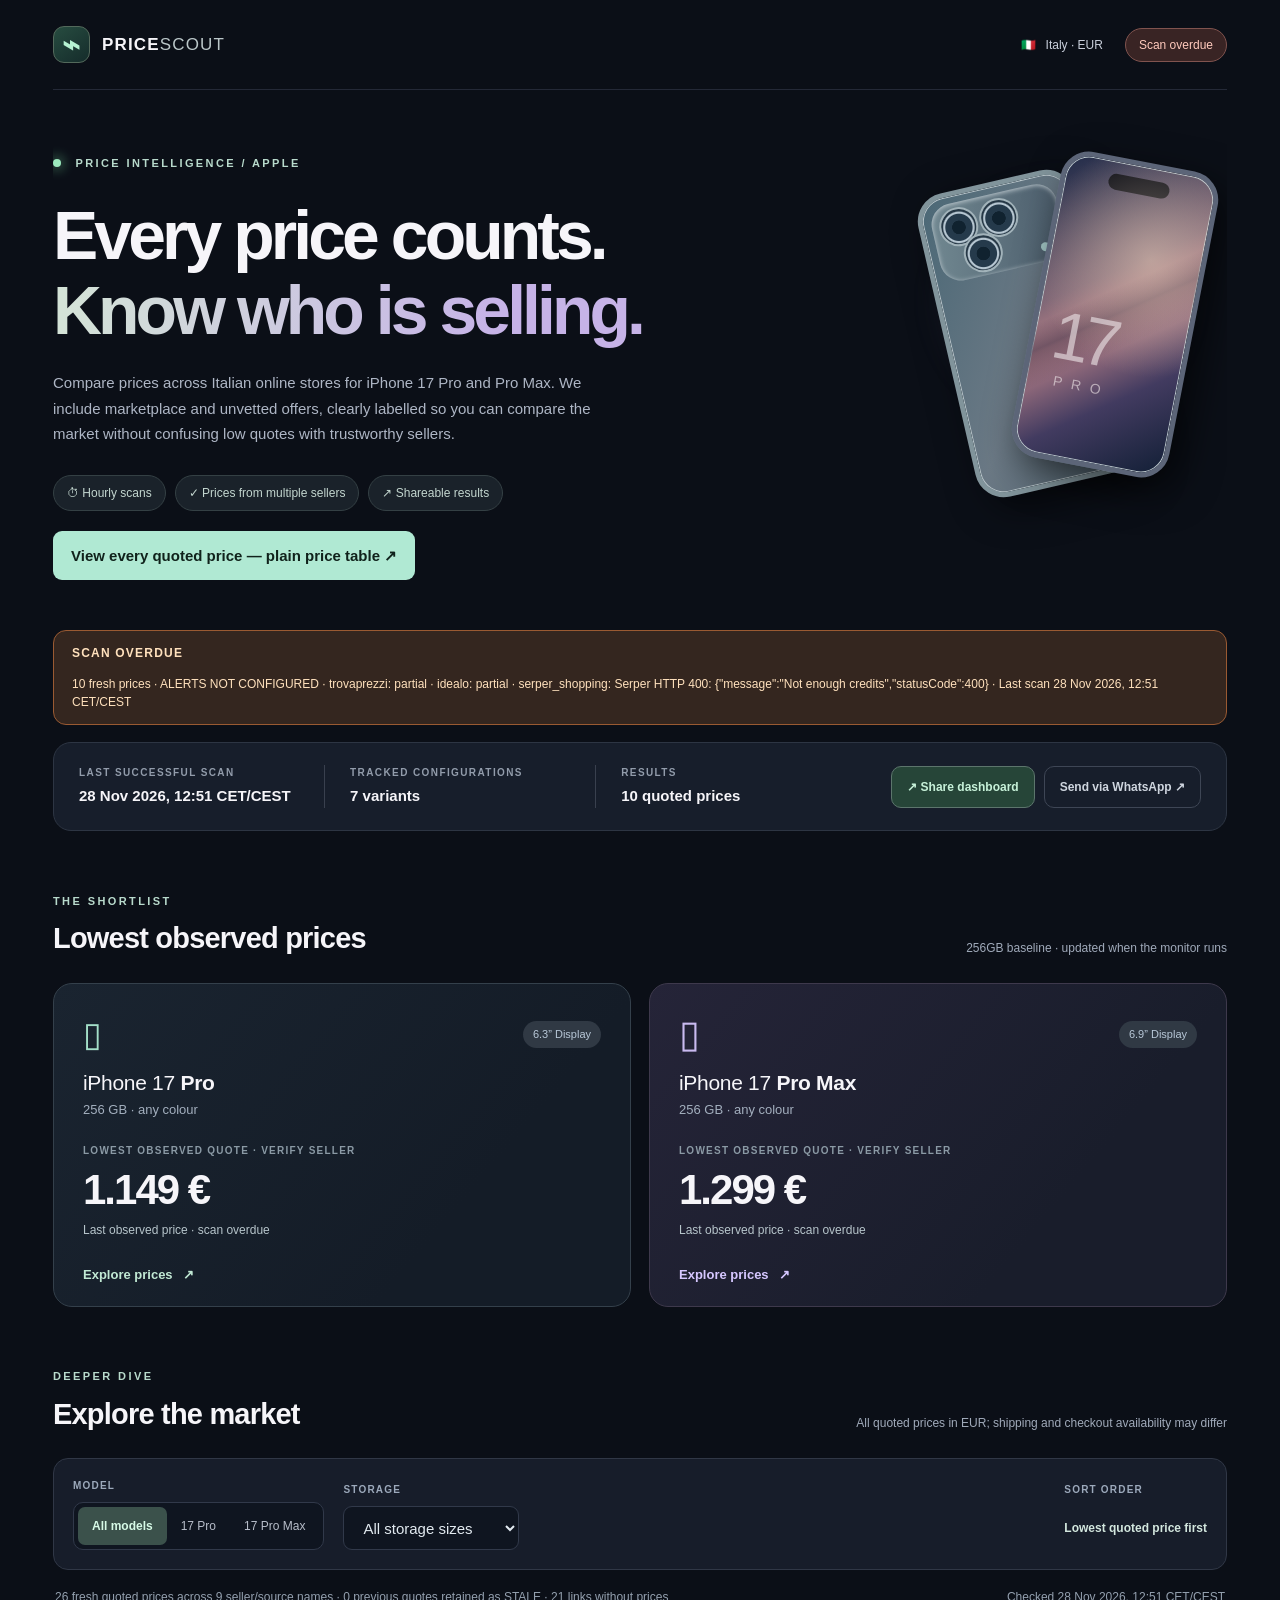
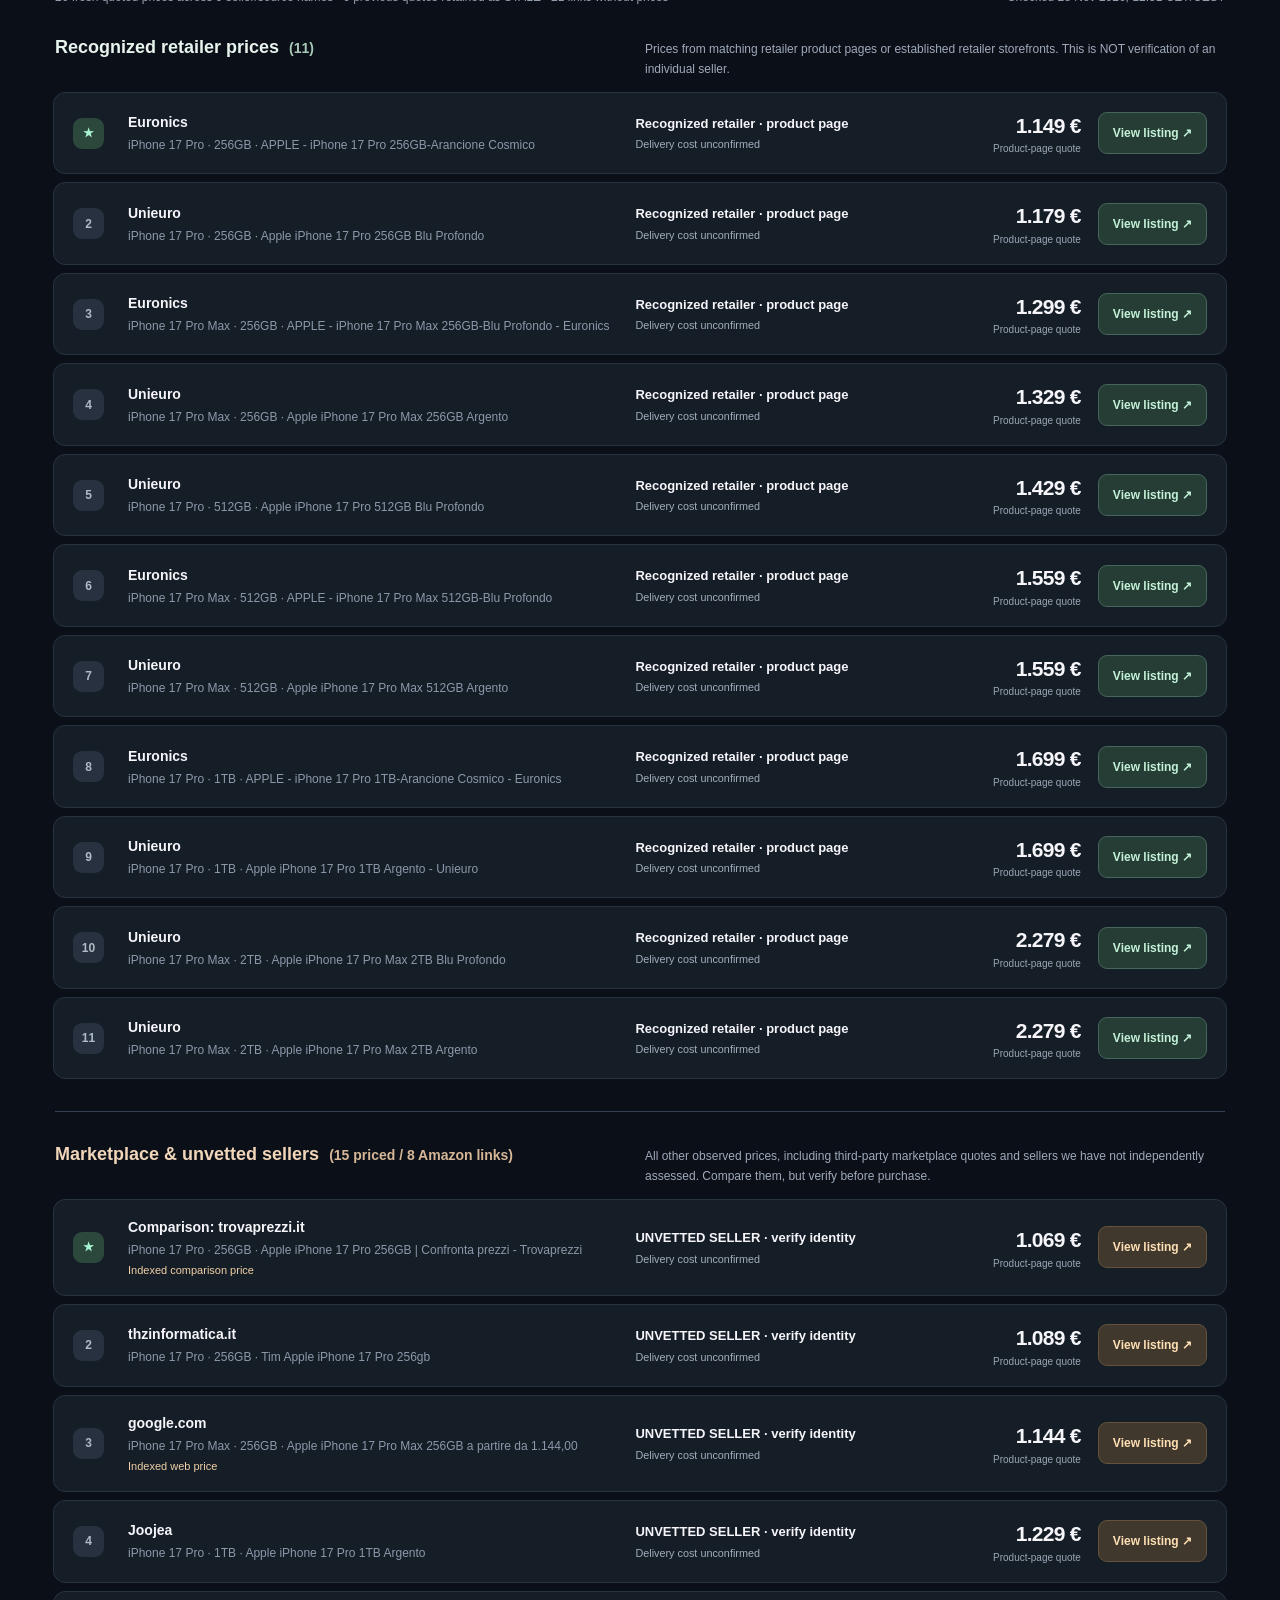
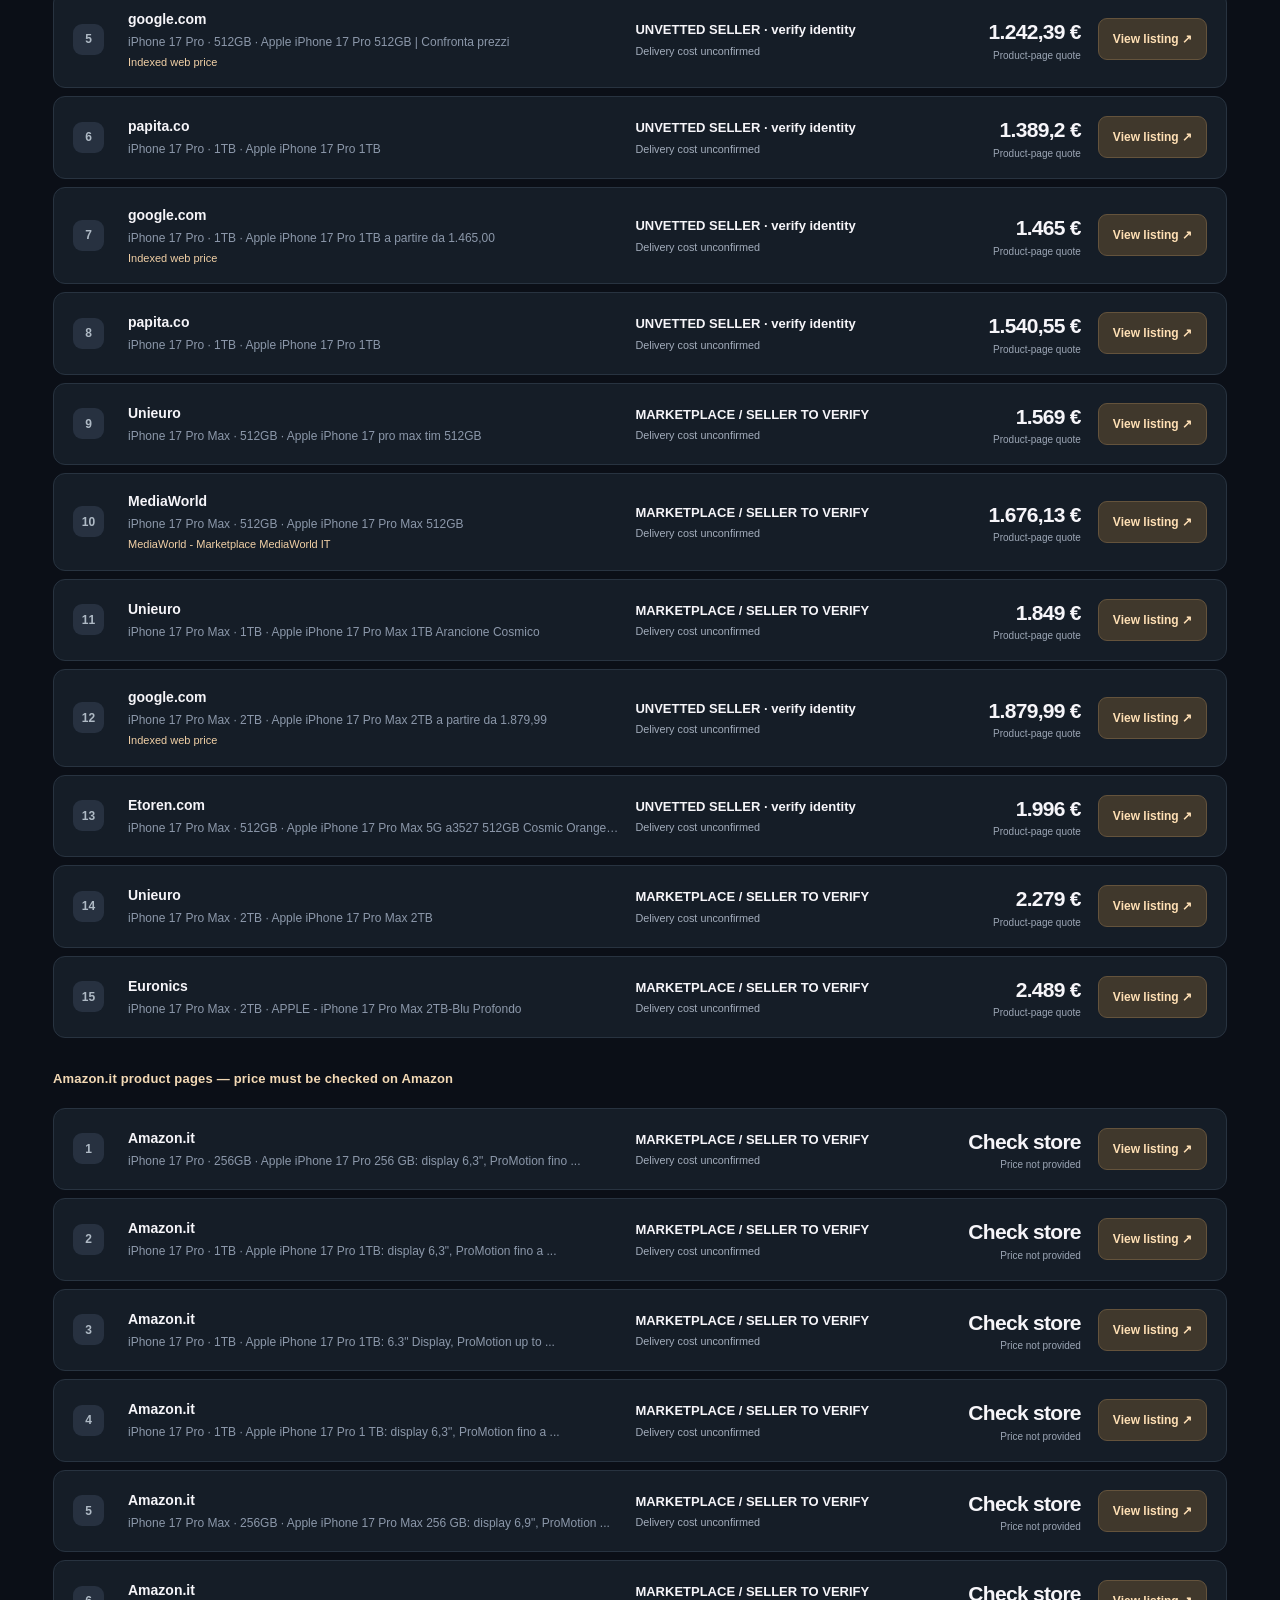
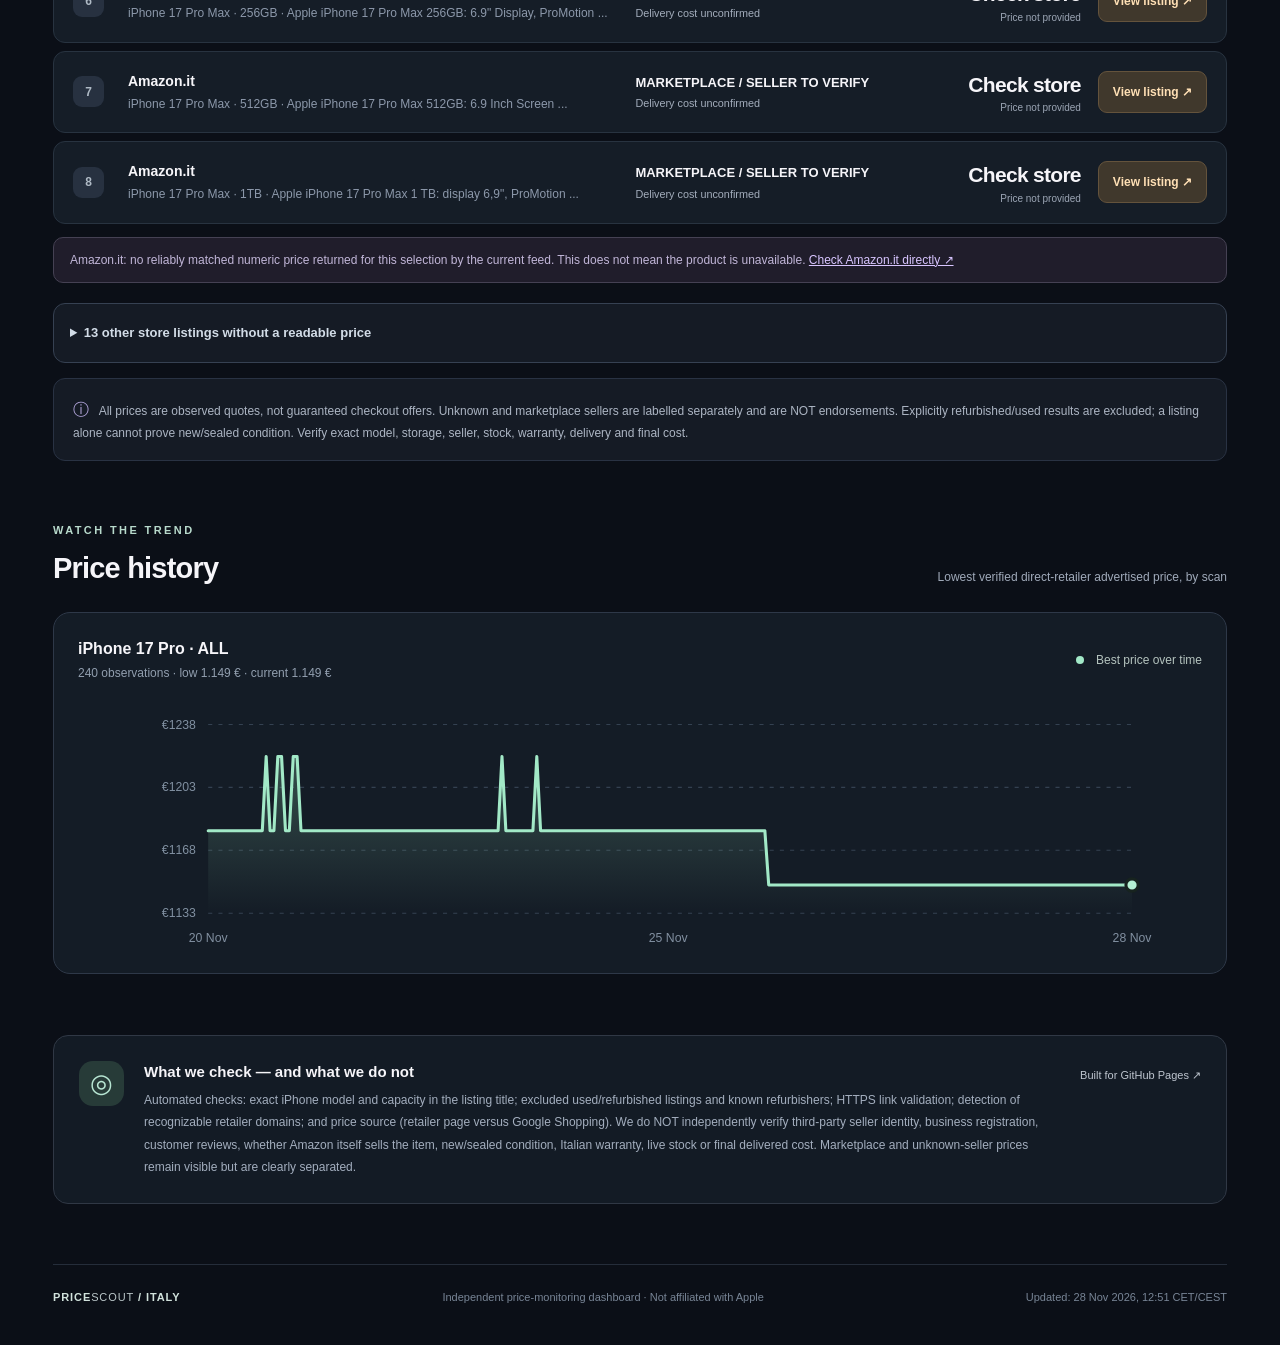
<file: docs/index.html>
<!doctype html>
<html lang="en">
<head>
<meta charset="utf-8" />
<meta name="viewport" content="width=device-width, initial-scale=1" />
<meta name="theme-color" content="#0c101a" />
<meta name="description" content="Track trusted Italian prices for new iPhone 17 Pro and Pro Max, with hourly checks and a shareable dashboard." />
<title>Price Scout — iPhone 17 Pro / Pro Max</title>
<link rel="icon" type="image/svg+xml" href="./favicon.svg" />
<link rel="stylesheet" href="./style.css?v=pricefix-1120" />
<script defer src="./app.js?v=pricefix-1120"></script>
</head>
<body>
<div class="site-shell">
  <header class="topbar">
    <a class="brand" href="./" aria-label="Price Scout home"><span class="brand-mark">⌁</span><span>PRICE<span class="brand-light">SCOUT</span></span></a>
    <div class="top-right"><span class="country"><span class="flag">🇮🇹</span> Italy · EUR</span><span class="status-pip" id="run-status">Awaiting first scan</span></div>
  </header>

  <main>
    <section class="hero">
      <div class="hero-content">
        <div class="eyebrow"><span class="orb"></span> PRICE INTELLIGENCE / APPLE</div>
        <h1>Every price counts.<br><em>Know who is selling.</em></h1>
        <p>Compare prices across Italian online stores for iPhone 17 Pro and Pro Max. We include marketplace and unvetted offers, clearly labelled so you can compare the market without confusing low quotes with trustworthy sellers.</p>
        <div class="hero-pills"><span>⏱ Hourly scans</span><span>✓ Prices from multiple sellers</span><span>↗ Shareable results</span></div><p style="margin-top:20px"><a href="./data/prices.html" style="display:inline-block;background:#b0e9d3;color:#10221b;padding:12px 18px;border-radius:9px;font-weight:800">View every quoted price — plain price table ↗</a></p>
      </div>
      <div class="phone-visual" aria-hidden="true">
        <div class="glow"></div>
        <div class="phone-back"><div class="camera-bump"><i></i><i></i><i></i><b></b></div><div class="apple-glyph">●</div><span>pro</span></div>
        <div class="phone-front"><div class="island"></div><div class="screen-shine"></div><div class="screen-text">17<span>PRO</span></div></div>
      </div>
    </section>

    <div class="health-panel" id="health-panel">
      <strong id="health-title">Checking monitor status…</strong>
      <span id="health-details">The monitoring sources and alert configuration will appear here.</span>
    </div>
    <div class="summary-bar">
      <div><span class="summary-label">LAST SUCCESSFUL SCAN</span><strong id="last-checked">Not yet scanned</strong></div>
      <div><span class="summary-label">TRACKED CONFIGURATIONS</span><strong>7 variants</strong></div>
      <div><span class="summary-label">RESULTS</span><strong id="offer-count">—</strong></div>
      <div class="summary-right"><button class="share-button" id="share-button">↗ Share dashboard</button><a class="whatsapp-button" id="whatsapp-link" href="https://wa.me/" target="_blank" rel="noopener noreferrer">Send via WhatsApp ↗</a></div>
    </div>

    <section class="section models-section">
      <div class="section-heading"><div><div class="overline">THE SHORTLIST</div><h2>Lowest observed prices</h2></div><p>256GB baseline · updated when the monitor runs</p></div>
      <div class="model-grid">
        <article class="model-card" data-feature="pro-256gb">
          <div class="model-top"><span class="model-icon">▯</span><span class="chip">6.3” Display</span></div>
          <div class="model-name">iPhone 17 <strong>Pro</strong></div><div class="model-sub">256 GB · any colour</div>
          <div class="price-caption">LOWEST OBSERVED QUOTE · VERIFY SELLER</div><div class="big-price" id="feature-pro-price">—</div>
          <div class="merchant-line" id="feature-pro-seller">Awaiting first scan</div>
          <button class="choose-model" data-model="pro" data-storage="256gb">Explore prices <span>↗</span></button>
        </article>
        <article class="model-card" data-feature="pro-max-256gb">
          <div class="model-top"><span class="model-icon taller">▯</span><span class="chip">6.9” Display</span></div>
          <div class="model-name">iPhone 17 <strong>Pro Max</strong></div><div class="model-sub">256 GB · any colour</div>
          <div class="price-caption">LOWEST OBSERVED QUOTE · VERIFY SELLER</div><div class="big-price" id="feature-max-price">—</div>
          <div class="merchant-line" id="feature-max-seller">Awaiting first scan</div>
          <button class="choose-model" data-model="max" data-storage="256gb">Explore prices <span>↗</span></button>
        </article>
      </div>
    </section>

    <section class="section offers-section" id="offers">
      <div class="section-heading"><div><div class="overline">DEEPER DIVE</div><h2>Explore the market</h2></div><p id="result-caption">All quoted prices, excluding unconfirmed shipping</p></div>
      <div class="filters">
        <div class="filter-pair"><span class="filter-label">MODEL</span>
          <div class="segmented">
            <button data-model="all" class="selected" aria-pressed="true">All models</button>
            <button data-model="pro" aria-pressed="false">17 Pro</button>
            <button data-model="max" aria-pressed="false">17 Pro Max</button>
          </div>
        </div>
        <div class="filter-pair"><label class="filter-label" for="storage">STORAGE</label>
          <select id="storage">
            <option value="all">All storage sizes</option>
            <option value="256gb">256 GB</option>
            <option value="512gb">512 GB</option>
            <option value="1tb">1 TB</option>
            <option value="2tb">2 TB</option>
          </select>
        </div>
        <div class="filter-pair grow"><span class="filter-label">SORT ORDER</span><strong class="price-sort-label">Lowest quoted price first</strong></div>
      </div>
      <div class="offers-meta"><span id="view-summary">Loading quoted prices…</span><span id="view-timestamp"></span></div>
      <div class="price-section-head"><h3>Recognized retailer prices <span id="retailer-count"></span></h3>
        <p>Prices from matching retailer product pages or established retailer storefronts. This is NOT verification of an individual seller.</p></div>
      <div id="offers-list" class="offers-list" aria-live="polite"><div class="empty-state">Loading retailer prices…</div></div>
      <div class="price-section-head price-check-head"><h3>Marketplace &amp; unvetted sellers <span id="unvetted-count"></span></h3>
        <p>All other observed prices, including third-party marketplace quotes and sellers we have not independently assessed. Compare them, but verify before purchase.</p></div>
      <div id="unvetted-list" class="offers-list" aria-live="polite"></div>
      <div id="amazon-note" class="market-note"></div>
      <details class="unpriced-details"><summary id="unpriced-summary">Store listings with no readable price</summary>
        <div id="unpriced-list" class="offers-list"></div>
      </details>
      <div id="exclusion-note" class="notice"><span>ⓘ</span> All prices are observed quotes, not guaranteed checkout offers. Unknown and marketplace sellers are labelled separately and are NOT endorsements. Explicitly refurbished/used results are excluded; a listing alone cannot prove new/sealed condition. Verify exact model, storage, seller, stock, warranty, delivery and final cost.</div>
    </section>

    <section class="section history-section">
      <div class="section-heading"><div><div class="overline">WATCH THE TREND</div><h2>Price history</h2></div><p>Lowest verified direct-retailer advertised price, by scan</p></div>
      <div class="chart-panel"><div class="chart-header"><div><div class="chart-name" id="chart-name">iPhone 17 Pro · 256GB</div><span id="chart-detail">No observations yet</span></div><div class="trend"><span class="trend-dot"></span> Best price over time</div></div><div id="chart" class="chart-content"><div class="chart-empty">Price history begins with the first hourly check.</div></div></div>
    </section>

    <section class="methodology"><div class="methodology-icon">◎</div><div><h3>What we check — and what we do not</h3><p>Automated checks: exact iPhone model and capacity in the listing title; excluded used/refurbished listings and known refurbishers; HTTPS link validation; detection of recognizable retailer domains; and price source (retailer page versus Google Shopping). We do NOT independently verify third-party seller identity, business registration, customer reviews, whether Amazon itself sells the item, new/sealed condition, Italian warranty, live stock or final delivered cost. Marketplace and unknown-seller prices remain visible but are clearly separated.</p></div><a href="https://github.com/" target="_blank" rel="noreferrer">Built for GitHub Pages ↗</a></section>
  </main>
  <footer><span>PRICE<span class="brand-light">SCOUT</span> / ITALY</span><span>Independent price-monitoring dashboard · Not affiliated with Apple</span><span id="footer-updated">Awaiting initial sync</span></footer>
</div>
<div class="toast" id="toast" role="status" aria-live="polite"></div>
</body>
</html>
</file>
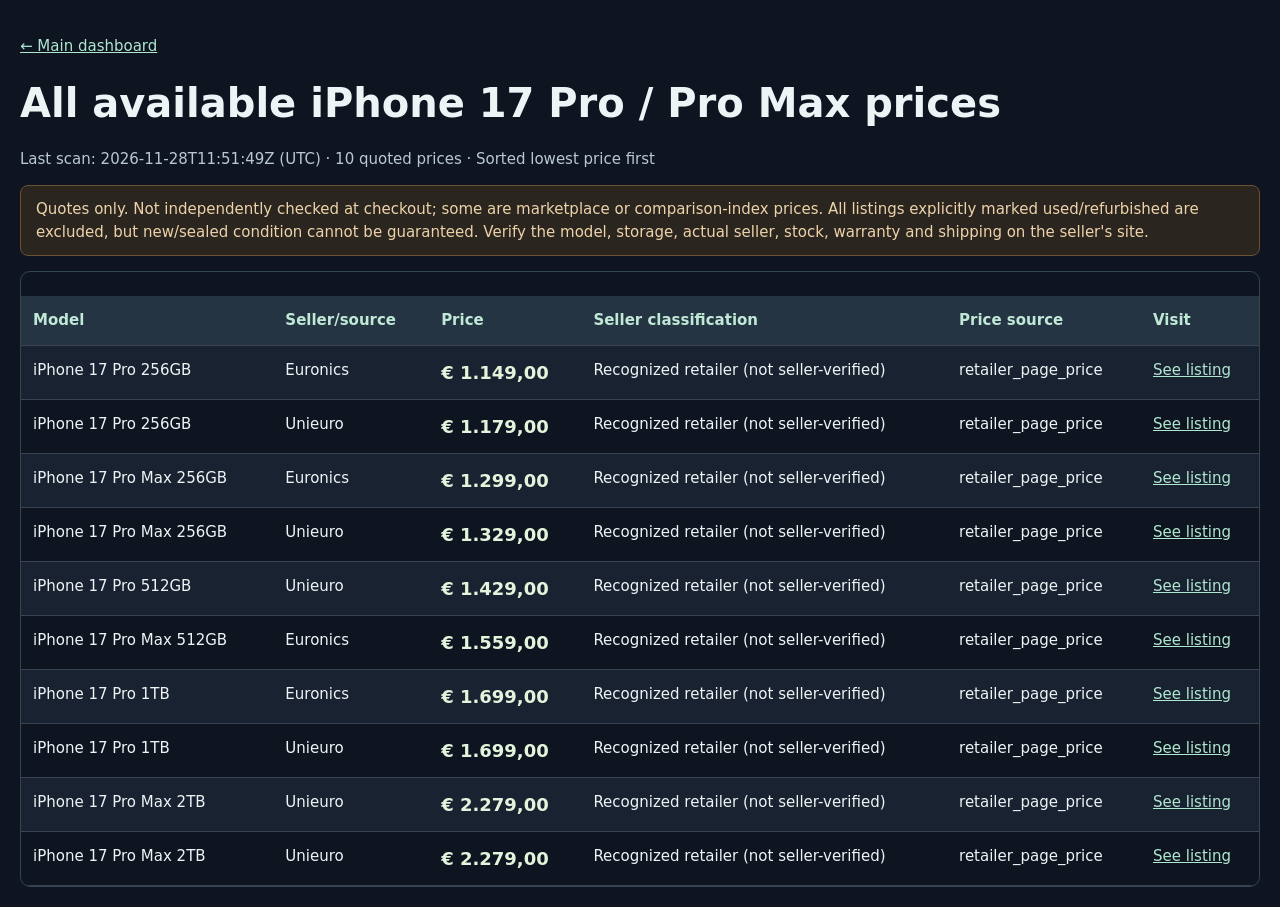
<file: docs/data/prices.html>
<!doctype html><html lang="en"><head><meta charset="utf-8">
<meta name="viewport" content="width=device-width,initial-scale=1">
<title>Price Scout - All iPhone prices</title>
<style>
*{box-sizing:border-box}body{font:15px/1.5 system-ui,sans-serif;background:#0e1520;color:#eef4f6;margin:0;padding:20px}
main{max-width:1450px;margin:auto}h1{font-size:clamp(26px,4vw,40px);margin:12px 0}
p{color:#b9c7d4}a{color:#b0e7d1}table{width:100%;border-collapse:collapse;margin-top:24px}
th,td{text-align:left;border-bottom:1px solid #394252;padding:13px 12px;vertical-align:top}
th{background:#253443;color:#c0e8d6;position:sticky;top:0}
td strong{font-size:18px;white-space:nowrap;color:#e3f4dc}
tbody tr:nth-child(odd){background:#192230}
.scroller{overflow:auto;border:1px solid #354453;border-radius:10px}
.note{padding:12px 15px;border:1px solid #6b5135;border-radius:8px;background:#2a261f;color:#eed2aa}
</style></head><body><main><p><a href="../">← Main dashboard</a></p>
<h1>All available iPhone 17 Pro / Pro Max prices</h1>
<p>Last scan: 2026-11-28T11:51:49Z (UTC) · 10 quoted prices · Sorted lowest price first</p>
<p class="note">Quotes only. Not independently checked at checkout; some are marketplace or comparison-index prices.
All listings explicitly marked used/refurbished are excluded, but new/sealed condition cannot be guaranteed.
Verify the model, storage, actual seller, stock, warranty and shipping on the seller's site.</p>
<div class="scroller"><table><thead><tr><th>Model</th><th>Seller/source</th>
<th>Price</th><th>Seller classification</th><th>Price source</th><th>Visit</th>
</tr></thead><tbody><tr><td>iPhone 17 Pro 256GB</td><td>Euronics</td><td><strong>€ 1.149,00</strong></td><td>Recognized retailer (not seller-verified)</td><td>retailer_page_price</td><td><a rel='noopener noreferrer' target='_blank' href='https://www.euronics.it/telefonia/smartphone-e-cellulari/iphone/apple---iphone-17-pro-256gb-arancione-cosmico/252011576.html'>See listing</a></td></tr>
<tr><td>iPhone 17 Pro 256GB</td><td>Unieuro</td><td><strong>€ 1.179,00</strong></td><td>Recognized retailer (not seller-verified)</td><td>retailer_page_price</td><td><a rel='noopener noreferrer' target='_blank' href='https://www.unieuro.it/online/iPhone/iPhone-17-Pro-256GB-Blu-Profondo-pidAPLIPHONE17PRO256B?srsltid=AYCX9vLS0EcnNYbe7nT2cRvlKNrRDwTQU0F_ln6gCYMIBSN3Wp8_mXMH'>See listing</a></td></tr>
<tr><td>iPhone 17 Pro Max 256GB</td><td>Euronics</td><td><strong>€ 1.299,00</strong></td><td>Recognized retailer (not seller-verified)</td><td>retailer_page_price</td><td><a rel='noopener noreferrer' target='_blank' href='https://www.euronics.it/telefonia/smartphone-e-cellulari/iphone/apple---iphone-17-pro-max-256gb-blu-profondo/252011543.html'>See listing</a></td></tr>
<tr><td>iPhone 17 Pro Max 256GB</td><td>Unieuro</td><td><strong>€ 1.329,00</strong></td><td>Recognized retailer (not seller-verified)</td><td>retailer_page_price</td><td><a rel='noopener noreferrer' target='_blank' href='https://www.unieuro.it/online/iPhone/iPhone-17-Pro-Max-256GB-Argento-pidAPLIPHONE17PMAX256S?srsltid=AYCX9vKdFCT2Jado3sL8WPswBCR-O9xjeXpabRbj9XxHGFi4mGzAQP00'>See listing</a></td></tr>
<tr><td>iPhone 17 Pro 512GB</td><td>Unieuro</td><td><strong>€ 1.429,00</strong></td><td>Recognized retailer (not seller-verified)</td><td>retailer_page_price</td><td><a rel='noopener noreferrer' target='_blank' href='https://www.unieuro.it/online/iPhone/iPhone-17-Pro-512GB-Blu-Profondo-pidAPLIPHONE17PRO512B?srsltid=AYCX9vLOgrSZJpri4MDUjRY-WAeSzEc0OtWbik0Wd-L0rrJIj--ow540'>See listing</a></td></tr>
<tr><td>iPhone 17 Pro Max 512GB</td><td>Euronics</td><td><strong>€ 1.559,00</strong></td><td>Recognized retailer (not seller-verified)</td><td>retailer_page_price</td><td><a rel='noopener noreferrer' target='_blank' href='https://www.euronics.it/telefonia/smartphone-e-cellulari/iphone/apple---iphone-17-pro-max-512gb-blu-profondo/252011546.html'>See listing</a></td></tr>
<tr><td>iPhone 17 Pro 1TB</td><td>Euronics</td><td><strong>€ 1.699,00</strong></td><td>Recognized retailer (not seller-verified)</td><td>retailer_page_price</td><td><a rel='noopener noreferrer' target='_blank' href='https://www.euronics.it/telefonia/smartphone-e-cellulari/iphone/apple---iphone-17-pro-1tb-arancione-cosmico/252011582.html'>See listing</a></td></tr>
<tr><td>iPhone 17 Pro 1TB</td><td>Unieuro</td><td><strong>€ 1.699,00</strong></td><td>Recognized retailer (not seller-verified)</td><td>retailer_page_price</td><td><a rel='noopener noreferrer' target='_blank' href='https://www.unieuro.it/online/iPhone/iPhone-17-Pro-1TB-Argento-pidILIIPHONE17PRO1TBS?srsltid=AYCX9vKCCN0sAsEZV-HgGHBzeiF1P1r1R5F8ExxjlYKS-PmPMAExKgMg'>See listing</a></td></tr>
<tr><td>iPhone 17 Pro Max 2TB</td><td>Unieuro</td><td><strong>€ 2.279,00</strong></td><td>Recognized retailer (not seller-verified)</td><td>retailer_page_price</td><td><a rel='noopener noreferrer' target='_blank' href='https://www.unieuro.it/online/iPhone/iPhone-17-Pro-Max-2TB-Blu-Profondo-pidAPLIPHONE17PMAX2TBB?srsltid=AYCX9vIREhcOltE8qFn78qBAtrQIFlp8AExLQkKI3qZM4C3Xm0Jcw45P'>See listing</a></td></tr>
<tr><td>iPhone 17 Pro Max 2TB</td><td>Unieuro</td><td><strong>€ 2.279,00</strong></td><td>Recognized retailer (not seller-verified)</td><td>retailer_page_price</td><td><a rel='noopener noreferrer' target='_blank' href='https://www.unieuro.it/online/iPhone/iPhone-17-Pro-Max-2TB-Argento-pidAPLIPHONE17PMAX2TBS?srsltid=AYCX9vJMY3vyll2h9pfcpYhXTvW_8mj0sPIZLsoPZWCXIxbhiK2hf12k'>See listing</a></td></tr></tbody></table></div>
</main></body></html>
</file>
<file: docs/style.css>
:root{--bg:#0b0f17;--panel:#121824;--panel2:#171d2a;--stroke:#28303e;--text:#f6f5f9;--muted:#a2a9b7;--soft:#6d788a;--mint:#a8efcd;--lime:#bcf4d7;--accent:#bba7f4;--warm:#ecd4bb;--shadow:0 18px 55px rgba(0,0,0,.22)}*{box-sizing:border-box}html{scroll-behavior:smooth}body{margin:0;background:var(--bg);color:var(--text);font:15px/1.5 Inter,ui-sans-serif,-apple-system,BlinkMacSystemFont,"Segoe UI",sans-serif}button,select{font:inherit}button{cursor:pointer}a{color:inherit;text-decoration:none}.site-shell{max-width:1240px;margin:auto;padding:0 33px}.topbar{height:90px;display:flex;align-items:center;justify-content:space-between;border-bottom:1px solid #242937}.brand{font-weight:850;letter-spacing:1.15px;font-size:17px;display:flex;align-items:center;gap:12px}.brand-mark{display:inline-grid;place-items:center;width:37px;height:37px;border:1px solid #53695b;border-radius:11px;background:linear-gradient(145deg,#274c40,#152c2b);color:#b6f2d2;font-size:30px;line-height:1}.brand-light{font-weight:400;color:#bbc7c9}.top-right{display:flex;gap:22px;align-items:center}.country{font-size:12px;color:#cad0dc}.flag{margin-right:6px}.status-pip{font-size:12px;color:#d6bfa6;border:1px solid #524638;border-radius:90px;padding:7px 13px;background:#2a241f}.status-pip.live{color:#bcf3d5;background:#193128;border-color:#315d4b}.status-pip.error{color:#ffcabd;background:#392424;border-color:#80534e}.hero{min-height:408px;display:flex;justify-content:space-between;position:relative;overflow:hidden;padding:65px 15px 50px 0}.hero-content{position:relative;z-index:2;max-width:700px}.eyebrow,.overline{font-size:11px;font-weight:800;letter-spacing:2.4px;color:#b8dacc}.orb{display:inline-block;width:8px;height:8px;border-radius:50%;margin-right:9px;background:#9ceabe;box-shadow:0 0 13px #88f6b3}.hero h1{font-weight:650;font-size:clamp(40px,5.3vw,69px);line-height:1.12;letter-spacing:-3.9px;margin:26px 0 21px}.hero h1 em{font-style:normal;background:linear-gradient(92deg,#d4e3d7 2%,#c6b3e7 75%);color:transparent;-webkit-background-clip:text;background-clip:text}.hero p{max-width:570px;color:#aeb6c5;line-height:1.7;font-size:15px;margin:0}.hero-pills{margin-top:28px;display:flex;gap:9px;flex-wrap:wrap}.hero-pills span{font-size:12px;background:#1a222a;border:1px solid #344044;border-radius:99px;padding:8px 13px;color:#c3d6cf}.phone-visual{width:330px;position:relative;min-height:270px;flex:0 0 330px}.glow{position:absolute;width:360px;height:340px;top:-25px;right:-30px;border-radius:50%;background:radial-gradient(closest-side,#52706a63,#7770a229 54%,transparent 75%);filter:blur(11px)}.phone-back,.phone-front{position:absolute;width:160px;height:311px;border-radius:29px;border:5px solid #81949b;box-shadow:12px 12px 38px #0009,inset 0 0 0 1px #b8c4c9;background:linear-gradient(120deg,#4b6876,#6b7985 52%,#4c5e69);transform:rotate(-13deg);top:23px;right:107px}.phone-back{z-index:1}.phone-back>span{position:absolute;bottom:14px;right:20px;font-size:9px;letter-spacing:5px;color:#bdc7d1}.apple-glyph{position:absolute;top:49%;left:49%;font-size:27px;opacity:.48}.camera-bump{position:absolute;top:7px;left:8px;width:128px;height:78px;border-radius:21px;background:linear-gradient(100deg,#718891,#4a5b6a);box-shadow:inset 0 1px 5px #c2cdd3}.camera-bump i{position:absolute;width:39px;height:39px;background:radial-gradient(circle at 50% 52%,#10222f 0 26%,#253a4b 28% 52%,#b6c6d1 56% 60%,#263846 65%);border-radius:50%;border:2px solid #a2b3ba}.camera-bump i:nth-child(1){left:7px;top:5px}.camera-bump i:nth-child(2){left:48px;top:5px}.camera-bump i:nth-child(3){left:25px;top:36px}.camera-bump b{position:absolute;right:17px;bottom:10px;width:9px;height:9px;border-radius:50%;background:#a4c8c7}.phone-front{z-index:2;right:17px;top:4px;background:linear-gradient(145deg,#252e4b 2%,#806776 38%,#ba8289 51%,#423b60 74%,#121f36);border-color:#5c6578;transform:rotate(11deg);overflow:hidden}.island{position:absolute;top:12px;width:62px;height:16px;border-radius:12px;background:#080b13;left:43px}.screen-shine{position:absolute;inset:-50px;background:radial-gradient(circle at 60% 35%,#edd3bb85,transparent 39%),linear-gradient(145deg,transparent 45%,#24243d77 50%,transparent 57%)}.screen-text{position:absolute;bottom:68px;left:18px;font-size:68px;letter-spacing:-7px;line-height:.7;font-weight:250;color:#e8dee2a6}.screen-text span{display:block;font-size:14px;letter-spacing:9px;margin:19px 0 0 9px}.summary-bar{background:#171e2b;border:1px solid #2d3543;border-radius:18px;display:flex;align-items:center;gap:25px;padding:22px 25px;margin-bottom:62px}.summary-bar>div:not(.summary-right){flex:1;border-right:1px solid #39404e;min-width:0}.summary-bar>div:nth-child(3){border:0}.summary-label{display:block;color:#929cab;font-size:10px;letter-spacing:1.4px;font-weight:750;margin-bottom:5px}.summary-bar strong{font-size:15px;font-weight:650}.summary-right{display:flex;gap:9px}.share-button,.whatsapp-button{border:1px solid #5c756c;background:#264538;border-radius:10px;color:#c7f1d9;padding:11px 15px;white-space:nowrap;font-size:12px;font-weight:750}.whatsapp-button{background:transparent;border-color:#3e4655;color:#cfd6df}.section{margin-bottom:61px}.section-heading{display:flex;align-items:end;justify-content:space-between;margin-bottom:22px;gap:15px}.section-heading h2{font-size:29px;font-weight:650;letter-spacing:-.8px;margin:8px 0 0}.section-heading>p{margin:0 0 4px;color:#a0aaba;font-size:12px}.model-grid{display:grid;grid-template-columns:1fr 1fr;gap:18px}.model-card{background:linear-gradient(130deg,#1a2430,#141c27 70%);border:1px solid #34404b;padding:29px 29px 22px;border-radius:19px;min-height:305px}.model-card:nth-child(2){background:linear-gradient(130deg,#252438,#191d2b 70%);border-color:#3e394c}.model-top{display:flex;justify-content:space-between;align-items:center;height:43px}.model-icon{font-size:34px;color:#a4e0c9;line-height:1}.model-card:nth-child(2) .model-icon{color:#c9baf0}.model-icon.taller{font-size:38px}.chip{padding:5px 10px;border-radius:40px;color:#b8c8d8;background:#303944;font-size:11px}.model-name{font-size:21px;font-weight:400;letter-spacing:-.3px;margin-top:11px}.model-sub{font-size:13px;color:#a3afbe;margin-top:2px}.price-caption{color:#8b9aa5;letter-spacing:1.25px;font-size:10px;font-weight:800;margin-top:23px}.big-price{font-size:42px;font-weight:720;letter-spacing:-2px;margin-top:0}.merchant-line{font-size:12px;color:#b7c5cb;min-height:23px}.choose-model{margin-top:21px;border:0;background:transparent;color:#c1e9d4;font-weight:700;font-size:13px;padding:0;display:flex;gap:10px;align-items:center}.model-card:nth-child(2) .choose-model{color:#d6c7ff}.filters{display:flex;gap:19px;align-items:end;flex-wrap:wrap;background:#171d2a;border:1px solid #303746;border-radius:15px;padding:19px}.filter-pair{display:flex;flex-direction:column;gap:9px}.filter-pair.grow{margin-left:auto}.filter-label{font-size:10px;color:#9ca9bb;font-weight:800;letter-spacing:1.2px}.segmented{display:flex;flex-wrap:wrap;background:#0f1520;border-radius:10px;padding:4px;border:1px solid #31394a}.segmented button{background:transparent;color:#b7bdc9;border:0;padding:10px 14px;font-size:12px;border-radius:7px}.segmented button.selected{background:#3b514b;color:#d7fae7;font-weight:800}.segmented button[data-trust="review_seller"].selected{background:#564936;color:#ffe0b0}select{height:44px;color:#e2eaf0;background:#0f1520;border:1px solid #31394a;border-radius:9px;padding:0 29px 0 15px}.offers-meta{margin:18px 2px 10px;display:flex;justify-content:space-between;color:#94a0af;font-size:12px}.offers-list{display:flex;flex-direction:column;gap:8px}.offer-row{display:grid;grid-template-columns:38px minmax(0,1.7fr) minmax(0,1fr) 140px auto;gap:17px;align-items:center;border:1px solid #283340;background:#151d27;padding:17px 19px;border-radius:12px}.offer-index{width:31px;height:31px;border-radius:9px;display:grid;place-items:center;color:#afbac5;background:#273140;font-size:12px;font-weight:700}.offer-index.best{color:#a7f4d2;background:#2c483c}.offer-name{font-weight:680;font-size:14px}.offer-desc{color:#8c98aa;font-size:12px;margin-top:3px;white-space:nowrap;overflow:hidden;text-overflow:ellipsis;max-width:100%}.offer-merchant{font-weight:650;font-size:13px}.offer-merchant small{display:block;font-weight:400;color:#a3adbc;margin-top:3px}.offer-price{font-weight:720;font-size:21px;letter-spacing:-.7px;text-align:right;white-space:nowrap}.offer-price small{display:block;font-size:10px;font-weight:450;letter-spacing:0;color:#9ca6b5}.offer-link{display:block;background:#263d36;border:1px solid #46665a;color:#c4f2d8;text-align:center;border-radius:9px;padding:11px 14px;font-weight:750;font-size:12px;white-space:nowrap}.offer-row.review .offer-link{background:#40382c;border-color:#64533c;color:#ffe0b5}.notice{font-size:12px;color:#acb5c3;line-height:1.7;background:#151b25;border:1px solid #293243;border-radius:12px;padding:17px 19px;margin-top:15px}.notice span{font-size:16px;color:#b6a9df;margin-right:7px}.empty-state,.chart-empty{text-align:center;padding:49px 15px;color:#a2aebb;background:#141c27;border:1px dashed #3c4757;border-radius:12px;font-size:14px}.chart-panel{border:1px solid #2e3848;border-radius:17px;padding:24px;background:#141c26}.chart-header{display:flex;justify-content:space-between;align-items:center;gap:12px;margin-bottom:20px}.chart-name{font-size:16px;font-weight:700}.chart-header span{font-size:12px;color:#929faf}.trend{font-size:12px;color:#b4c3be}.trend-dot{display:inline-block;width:8px;height:8px;background:#a2e8c7;border-radius:50%;margin-right:9px}.chart-content{min-height:230px}.chart-svg{width:100%;height:245px;display:block;overflow:visible}.chart-empty{border:0;background:transparent;min-height:230px;display:grid;place-items:center}.methodology{display:flex;align-items:start;gap:20px;padding:25px;border:1px solid #303845;border-radius:15px;margin-bottom:60px;background:#131b25}.methodology-icon{display:grid;place-items:center;min-width:45px;height:45px;border-radius:14px;background:#273b38;color:#b7e5d2;font-size:26px}.methodology h3{margin:0 0 6px;font-size:15px}.methodology p{color:#a3aebe;font-size:12px;line-height:1.85;margin:0}.methodology a{font-size:11px;white-space:nowrap;color:#bec5cf;margin-top:6px}footer{padding:24px 0 40px;border-top:1px solid #252d3a;display:flex;justify-content:space-between;gap:15px;color:#788596;font-size:11px}footer>span:first-child{font-weight:850;color:#d1e2dc;letter-spacing:.9px}.toast{position:fixed;bottom:24px;left:50%;transform:translateX(-50%) translateY(20px);opacity:0;transition:.2s;padding:12px 20px;background:#d4efdd;color:#14291f;border-radius:12px;z-index:99;font-weight:750;pointer-events:none}.toast.visible{opacity:1;transform:translateX(-50%) translateY(0)}@media(max-width:1050px){.hero-content{max-width:60%}.hero h1{font-size:53px}.summary-bar{flex-wrap:wrap}.summary-right{width:100%}.filter-pair.grow{margin-left:0}.offer-row{grid-template-columns:35px 1.3fr 1fr 120px;gap:12px}.offer-link{grid-column:2/-1;justify-self:end}}@media(max-width:700px){.site-shell{padding:0 17px}.topbar{height:70px}.top-right{gap:9px}.country{display:none}.hero{padding:43px 0 30px;min-height:460px}.hero-content{max-width:100%}.hero h1{font-size:44px;letter-spacing:-2.5px;margin:16px 0}.hero p{font-size:13px;max-width:100%;padding-right:4px}.phone-visual{position:absolute;right:-88px;top:150px;opacity:.18;transform:scale(.72);pointer-events:none}.hero-pills{position:relative;z-index:4;margin-top:25px}.summary-bar{margin-bottom:45px;gap:13px;padding:15px}.summary-bar>div:not(.summary-right){flex:1 1 36%;border:0}.summary-label{font-size:9px}.summary-bar strong{font-size:13px}.summary-right{flex-wrap:wrap}.model-grid{grid-template-columns:1fr}.model-card{min-height:285px}.section{margin-bottom:47px}.section-heading{display:block}.section-heading h2{font-size:25px}.section-heading>p{margin-top:7px}.filters{gap:16px}.filter-pair{width:100%}.segmented{width:100%}.segmented button{flex:1}select{width:100%}.offers-meta{gap:6px;flex-wrap:wrap}.offer-row{display:grid;grid-template-columns:35px 1fr auto;gap:10px;padding:14px}.offer-index{grid-row:1}.offer-name{grid-column:2/4;grid-row:1}.offer-merchant{grid-column:2;grid-row:2}.offer-price{grid-column:3;grid-row:2;font-size:19px}.offer-link{grid-column:1/4;grid-row:3;justify-self:stretch}.chart-header{align-items:start;flex-direction:column}.methodology{flex-wrap:wrap;padding:18px;gap:12px}.methodology>div:nth-child(2){flex:1;min-width:180px}.methodology a{width:100%;margin-left:58px}footer{flex-wrap:wrap}.chart-svg{height:210px}}

/* Price-first market board */
.price-section-head{margin:28px 2px 13px;display:flex;align-items:baseline;justify-content:space-between;gap:20px;flex-wrap:wrap}
.price-section-head h3{margin:0;color:#e7f4ed;font-size:18px;font-weight:700}
.price-section-head h3 span{color:#a9cab9;font-size:14px;margin-left:5px}
.price-section-head p{color:#9faabb;margin:0;max-width:580px;font-size:12px;line-height:1.6}
.price-check-head{border-top:1px solid #354153;padding-top:29px;margin-top:32px}
.price-check-head h3{color:#f1d6b9}
.price-check-head h3 span{color:#d6b797}
.offer-source{font-size:11px;color:#f1d0a6;margin-top:3px;white-space:nowrap;text-overflow:ellipsis;overflow:hidden}
.price-sort-label{height:44px;display:flex;align-items:center;color:#d3e7de;font-size:12px}
.market-note{margin-top:13px;padding:12px 16px;border:1px solid #454153;background:#201d2b;border-radius:10px;color:#c1b6d8;font-size:12px;line-height:1.7}
.market-note a{color:#d8c5ff;text-decoration:underline}
.unpriced-details{margin-top:20px;border:1px solid #364152;border-radius:12px;padding:12px 16px;background:#151b25}
.unpriced-details summary{cursor:pointer;font-size:13px;font-weight:650;color:#d2dce7;padding:7px 0}
.unpriced-details .offers-list{margin-top:14px}
@media(max-width:700px){
  .price-section-head{display:block}
  .price-section-head p{margin-top:6px}
  .offer-source{white-space:normal}
  .price-sort-label{height:auto;padding:8px 0}
}

.amazon-links-heading{margin:23px 0 11px;color:#f3d9b5;font-size:13px;font-weight:750;letter-spacing:.2px}

.health-panel{display:flex;align-items:center;gap:13px;flex-wrap:wrap;background:#142b24;color:#d1f2dd;border:1px solid #386e56;border-radius:13px;padding:13px 18px;margin-bottom:17px}
.health-panel strong{font-size:12px;letter-spacing:1.2px}
.health-panel span{font-size:12px;line-height:1.5}
.health-panel.unhealthy{background:#34261f;border-color:#9a5a32;color:#ffe1bd}
</file>
